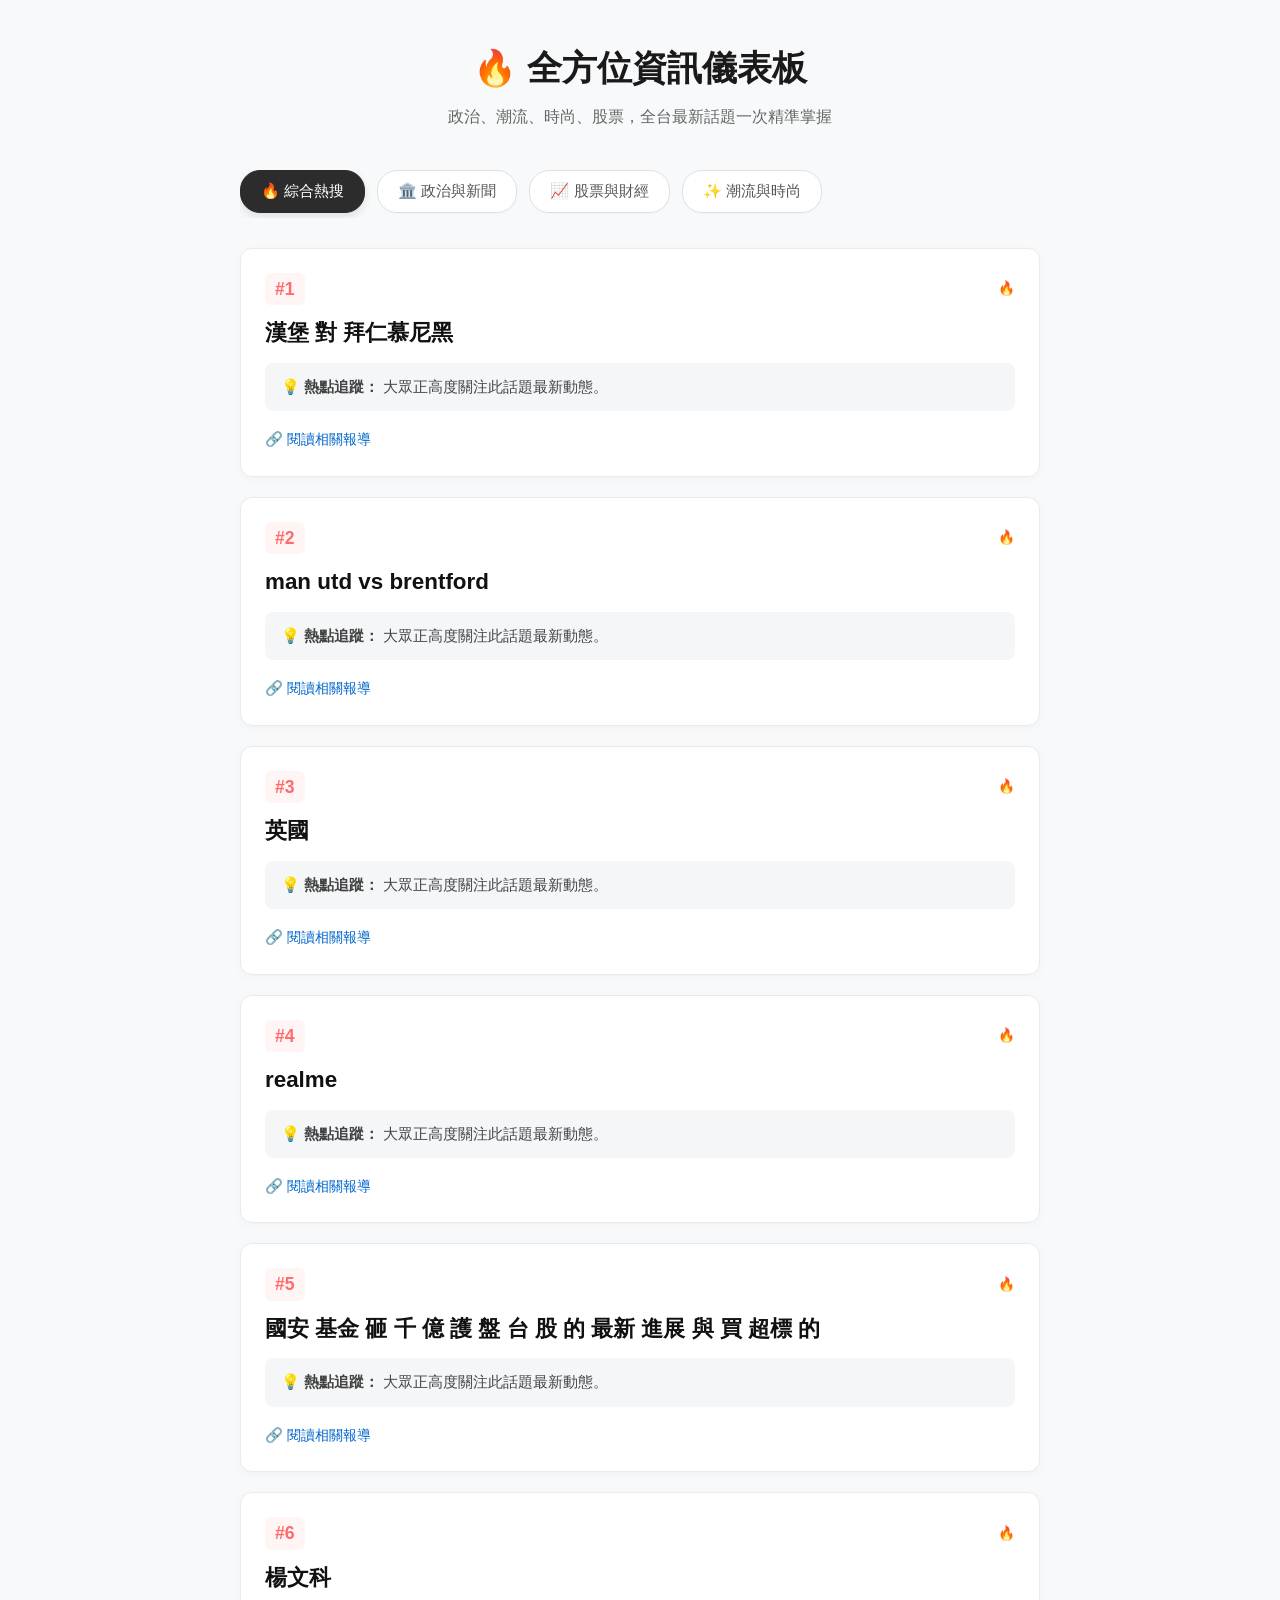
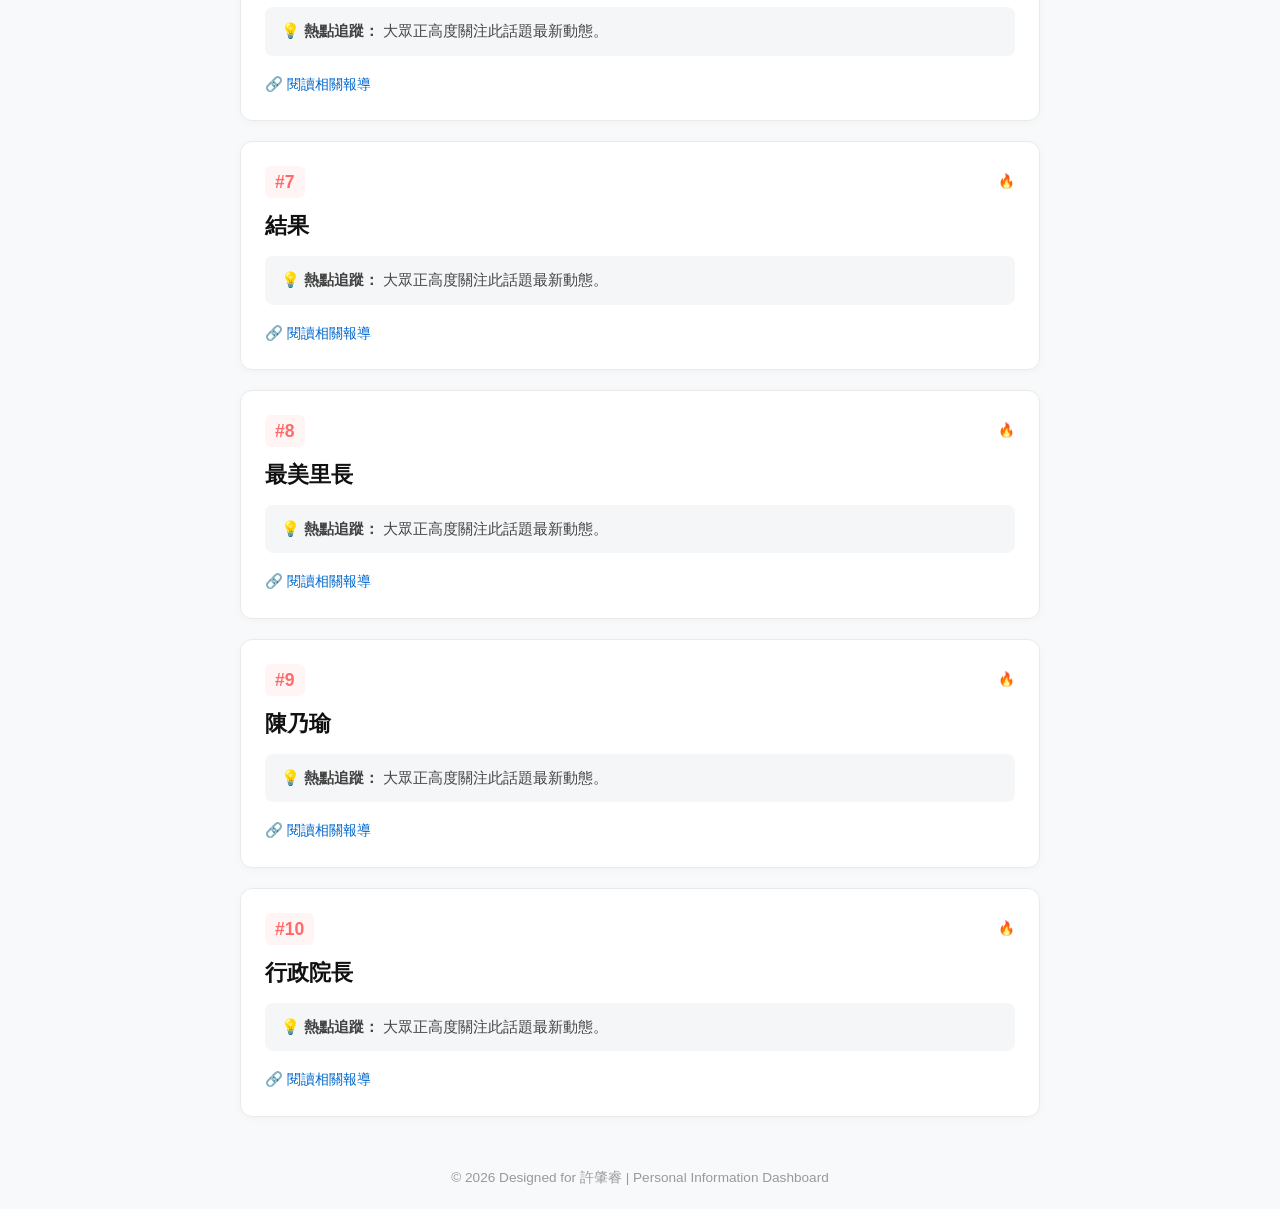
<file: index.html>
<!DOCTYPE html>
<html lang="zh-Hant">
<head>
    <meta charset="UTF-8">
    <meta name="viewport" content="width=device-width, initial-scale=1.0">
    <title>我的全方位資訊儀表板</title>
    <link rel="stylesheet" href="style.css?v=2026">
</head>
<body>

    <header class="header">
        <h1>🔥 全方位資訊儀表板</h1>
        <p>政治、潮流、時尚、股票，全台最新話題一次精準掌握</p>
    </header>

    <main class="container">
        
        <!-- 導覽標籤 (Tabs) -->
        <div class="tabs">
            <button class="tab-btn active" onclick="showTab('tab-trends', this)">🔥 綜合熱搜</button>
            <button class="tab-btn" onclick="showTab('tab-politics', this)">🏛️ 政治與新聞</button>
            <button class="tab-btn" onclick="showTab('tab-finance', this)">📈 股票與財經</button>
            <button class="tab-btn" onclick="showTab('tab-fashion', this)">✨ 潮流與時尚</button>
        </div>

        <!-- 各分類內容區塊 -->
        <div id="tab-trends" class="tab-content active">
            <div class="trends-grid">
        <div class="trend-card">
            <div class="card-header">
                <span class="rank">#1</span>
                <span class="traffic">🔥 </span>
            </div>
            <h2>漢堡 對 拜仁慕尼黑</h2>
            <p class="ai-summary">💡 <strong>熱點追蹤：</strong> 大眾正高度關注此話題最新動態。</p>
            <div class="news-links"><a href="#" target="_blank">🔗 閱讀相關報導</a></div>
        </div>
        
        <div class="trend-card">
            <div class="card-header">
                <span class="rank">#2</span>
                <span class="traffic">🔥 </span>
            </div>
            <h2>man utd vs brentford</h2>
            <p class="ai-summary">💡 <strong>熱點追蹤：</strong> 大眾正高度關注此話題最新動態。</p>
            <div class="news-links"><a href="#" target="_blank">🔗 閱讀相關報導</a></div>
        </div>
        
        <div class="trend-card">
            <div class="card-header">
                <span class="rank">#3</span>
                <span class="traffic">🔥 </span>
            </div>
            <h2>英國</h2>
            <p class="ai-summary">💡 <strong>熱點追蹤：</strong> 大眾正高度關注此話題最新動態。</p>
            <div class="news-links"><a href="#" target="_blank">🔗 閱讀相關報導</a></div>
        </div>
        
        <div class="trend-card">
            <div class="card-header">
                <span class="rank">#4</span>
                <span class="traffic">🔥 </span>
            </div>
            <h2>realme</h2>
            <p class="ai-summary">💡 <strong>熱點追蹤：</strong> 大眾正高度關注此話題最新動態。</p>
            <div class="news-links"><a href="#" target="_blank">🔗 閱讀相關報導</a></div>
        </div>
        
        <div class="trend-card">
            <div class="card-header">
                <span class="rank">#5</span>
                <span class="traffic">🔥 </span>
            </div>
            <h2>國安 基金 砸 千 億 護 盤 台 股 的 最新 進展 與 買 超標 的</h2>
            <p class="ai-summary">💡 <strong>熱點追蹤：</strong> 大眾正高度關注此話題最新動態。</p>
            <div class="news-links"><a href="#" target="_blank">🔗 閱讀相關報導</a></div>
        </div>
        
        <div class="trend-card">
            <div class="card-header">
                <span class="rank">#6</span>
                <span class="traffic">🔥 </span>
            </div>
            <h2>楊文科</h2>
            <p class="ai-summary">💡 <strong>熱點追蹤：</strong> 大眾正高度關注此話題最新動態。</p>
            <div class="news-links"><a href="#" target="_blank">🔗 閱讀相關報導</a></div>
        </div>
        
        <div class="trend-card">
            <div class="card-header">
                <span class="rank">#7</span>
                <span class="traffic">🔥 </span>
            </div>
            <h2>結果</h2>
            <p class="ai-summary">💡 <strong>熱點追蹤：</strong> 大眾正高度關注此話題最新動態。</p>
            <div class="news-links"><a href="#" target="_blank">🔗 閱讀相關報導</a></div>
        </div>
        
        <div class="trend-card">
            <div class="card-header">
                <span class="rank">#8</span>
                <span class="traffic">🔥 </span>
            </div>
            <h2>最美里長</h2>
            <p class="ai-summary">💡 <strong>熱點追蹤：</strong> 大眾正高度關注此話題最新動態。</p>
            <div class="news-links"><a href="#" target="_blank">🔗 閱讀相關報導</a></div>
        </div>
        
        <div class="trend-card">
            <div class="card-header">
                <span class="rank">#9</span>
                <span class="traffic">🔥 </span>
            </div>
            <h2>陳乃瑜</h2>
            <p class="ai-summary">💡 <strong>熱點追蹤：</strong> 大眾正高度關注此話題最新動態。</p>
            <div class="news-links"><a href="#" target="_blank">🔗 閱讀相關報導</a></div>
        </div>
        
        <div class="trend-card">
            <div class="card-header">
                <span class="rank">#10</span>
                <span class="traffic">🔥 </span>
            </div>
            <h2>行政院長</h2>
            <p class="ai-summary">💡 <strong>熱點追蹤：</strong> 大眾正高度關注此話題最新動態。</p>
            <div class="news-links"><a href="#" target="_blank">🔗 閱讀相關報導</a></div>
        </div>
        </div>
        </div>
        
        <div id="tab-politics" class="tab-content">
            <div class="trends-grid">
        <div class="trend-card">
            <div class="card-header">
                <span class="rank">#1</span>
                <span class="traffic">📰 Storm.mg</span>
            </div>
            <h2 style="font-size: 1.25rem; margin-bottom: 15px; color: #222;">快訊》新北翻盤了？蘇巧慧票數首度領先 激戰李四川「最新差距曝光」 | 蔣季容 | 新聞</h2>
            <div class="news-links"><a href="https://news.google.com/rss/articles/CBMiTkFVX3lxTFBObE1lcm9ZckJ5aDdJeXJHS1hjZGxWZElCVjhna2NDVlBobTc2U1lKcEdvcHNqZjdjdXg3MEhHazhqX01WTnpuai12d19LZw?oc=5" target="_blank">🔗 閱讀完整內容</a></div>
        </div>
        
        <div class="trend-card">
            <div class="card-header">
                <span class="rank">#2</span>
                <span class="traffic">📰 Yahoo新聞</span>
            </div>
            <h2 style="font-size: 1.25rem; margin-bottom: 15px; color: #222;">明「最凍恐探14度」再回溫 最快變天時間出爐</h2>
            <div class="news-links"><a href="https://news.google.com/rss/articles/[base64]?oc=5" target="_blank">🔗 閱讀完整內容</a></div>
        </div>
        
        <div class="trend-card">
            <div class="card-header">
                <span class="rank">#3</span>
                <span class="traffic">📰 UDN</span>
            </div>
            <h2 style="font-size: 1.25rem; margin-bottom: 15px; color: #222;">大選快評／謝國樑挺過罷免再戰勝連任藍白有成 童子瑋猛打中央牌失效</h2>
            <div class="news-links"><a href="https://news.google.com/rss/articles/[base64]?oc=5" target="_blank">🔗 閱讀完整內容</a></div>
        </div>
        
        <div class="trend-card">
            <div class="card-header">
                <span class="rank">#4</span>
                <span class="traffic">📰 UDN</span>
            </div>
            <h2 style="font-size: 1.25rem; margin-bottom: 15px; color: #222;">2026南投縣長開票結果／許淑華突破9萬票自行宣布當選賴總統輪番助攻仍難翻盤| 2026九合一選舉</h2>
            <div class="news-links"><a href="https://news.google.com/rss/articles/CBMiWEFVX3lxTE9uTlZvNTQzM09IU3NoVmVZVTk2eDd4RUhka2hTTm5uUjBJMk1mREZFaGd2czB4VEVSTWJqXzNGNDM2UW5iTUhOOFBkTFhVNUZxV1NubG5NVk0?oc=5" target="_blank">🔗 閱讀完整內容</a></div>
        </div>
        
        <div class="trend-card">
            <div class="card-header">
                <span class="rank">#5</span>
                <span class="traffic">📰 三立新聞</span>
            </div>
            <h2 style="font-size: 1.25rem; margin-bottom: 15px; color: #222;">不斷更新／桃園市長激戰！張善政一路衝破40萬票　領先黃世杰8萬票</h2>
            <div class="news-links"><a href="https://news.google.com/rss/articles/[base64]?oc=5" target="_blank">🔗 閱讀完整內容</a></div>
        </div>
        
        <div class="trend-card">
            <div class="card-header">
                <span class="rank">#6</span>
                <span class="traffic">📰 自由時報</span>
            </div>
            <h2 style="font-size: 1.25rem; margin-bottom: 15px; color: #222;">台灣選舉引國際關注！路透：中國持續軍事施壓 官媒猛轟沈伯洋</h2>
            <div class="news-links"><a href="https://news.google.com/rss/articles/[base64]?oc=5" target="_blank">🔗 閱讀完整內容</a></div>
        </div>
        
        <div class="trend-card">
            <div class="card-header">
                <span class="rank">#7</span>
                <span class="traffic">📰 UDN</span>
            </div>
            <h2 style="font-size: 1.25rem; margin-bottom: 15px; color: #222;">2026嘉義市長當選結果／落淚發表當選感言…王美惠嘆沒有太多資源 將為嘉義打拚</h2>
            <div class="news-links"><a href="https://news.google.com/rss/articles/[base64]?oc=5" target="_blank">🔗 閱讀完整內容</a></div>
        </div>
        
        <div class="trend-card">
            <div class="card-header">
                <span class="rank">#8</span>
                <span class="traffic">📰 Storm.mg</span>
            </div>
            <h2 style="font-size: 1.25rem; margin-bottom: 15px; color: #222;">不斷更新》高雄市長開票拉鋸！賴瑞隆暫時領先柯志恩 各台報票一次看 | 蕭宥宸 | 新聞</h2>
            <div class="news-links"><a href="https://news.google.com/rss/articles/CBMiTkFVX3lxTE5TV2s2Q2k4UUIxSk10S2w2c0hEV3dDb0IybnZjZVN6TzFYaE5uLS1uQTRIcGdtYTkyWGxPNzdUWG9XSlZfYnJXd2FOSjJaUQ?oc=5" target="_blank">🔗 閱讀完整內容</a></div>
        </div>
        
        <div class="trend-card">
            <div class="card-header">
                <span class="rank">#9</span>
                <span class="traffic">📰 Yahoo新聞</span>
            </div>
            <h2 style="font-size: 1.25rem; margin-bottom: 15px; color: #222;">快訊／鄭麗文沒請辭！怪司法害3縣市敗選</h2>
            <div class="news-links"><a href="https://news.google.com/rss/articles/[base64]?oc=5" target="_blank">🔗 閱讀完整內容</a></div>
        </div>
        
        <div class="trend-card">
            <div class="card-header">
                <span class="rank">#10</span>
                <span class="traffic">📰 NOWnews今日新聞</span>
            </div>
            <h2 style="font-size: 1.25rem; margin-bottom: 15px; color: #222;">台北市議員當選名單出爐！北投士林激戰區　最新開票結果（更新）</h2>
            <div class="news-links"><a href="https://news.google.com/rss/articles/[base64]?oc=5" target="_blank">🔗 閱讀完整內容</a></div>
        </div>
        
        <div class="trend-card">
            <div class="card-header">
                <span class="rank">#11</span>
                <span class="traffic">📰 Newtalk新聞</span>
            </div>
            <h2 style="font-size: 1.25rem; margin-bottom: 15px; color: #222;">新北市議員開票》各選區開票過半 民進黨上看30席、較上屆增2席</h2>
            <div class="news-links"><a href="https://news.google.com/rss/articles/CBMiW0FVX3lxTFA1eUgxeGtJNHotYzJNUHBaaEtqbHQ0UDdfdld4dWM1SkN5Nk15NVVhRDlKa2hndkN5Z3QtNzZVRGpRNW4teFRqMTZTUDYwNHlWdGtrbWV6WENPb3c?oc=5" target="_blank">🔗 閱讀完整內容</a></div>
        </div>
        
        <div class="trend-card">
            <div class="card-header">
                <span class="rank">#12</span>
                <span class="traffic">📰 Storm.mg</span>
            </div>
            <h2 style="font-size: 1.25rem; margin-bottom: 15px; color: #222;">秦慧珠幾乎篤定落馬台北市議員！只差500票擠不進當選名單 敗給國民黨的「他」 | 張大任 | 新聞</h2>
            <div class="news-links"><a href="https://news.google.com/rss/articles/CBMiTkFVX3lxTE5pekVWdzZONGlndW5rRFFuRG52NWJDUkF3WjlzZDVxc05oUnBrdm5HclpyQ3o5bVo2V3Y2d0dYR3hYSTNJT2ZPNGEzX2l4dw?oc=5" target="_blank">🔗 閱讀完整內容</a></div>
        </div>
        
        <div class="trend-card">
            <div class="card-header">
                <span class="rank">#13</span>
                <span class="traffic">📰 三立新聞</span>
            </div>
            <h2 style="font-size: 1.25rem; margin-bottom: 15px; color: #222;">不斷更新／宜蘭縣民進黨林國漳破9萬票　預計8時發表談話</h2>
            <div class="news-links"><a href="https://news.google.com/rss/articles/[base64]?oc=5" target="_blank">🔗 閱讀完整內容</a></div>
        </div>
        
        <div class="trend-card">
            <div class="card-header">
                <span class="rank">#14</span>
                <span class="traffic">📰 UDN</span>
            </div>
            <h2 style="font-size: 1.25rem; margin-bottom: 15px; color: #222;">2026新竹市長當選結果／已拿下8萬多票！高虹安成功連任 自行宣布當選</h2>
            <div class="news-links"><a href="https://news.google.com/rss/articles/[base64]?oc=5" target="_blank">🔗 閱讀完整內容</a></div>
        </div>
        
        <div class="trend-card">
            <div class="card-header">
                <span class="rank">#15</span>
                <span class="traffic">📰 Yahoo新聞</span>
            </div>
            <h2 style="font-size: 1.25rem; margin-bottom: 15px; color: #222;">廢除非核家園公投案 同意票跨過1/4門檻</h2>
            <div class="news-links"><a href="https://news.google.com/rss/articles/[base64]?oc=5" target="_blank">🔗 閱讀完整內容</a></div>
        </div>
        
        <div class="trend-card">
            <div class="card-header">
                <span class="rank">#16</span>
                <span class="traffic">📰 Yahoo新聞</span>
            </div>
            <h2 style="font-size: 1.25rem; margin-bottom: 15px; color: #222;">謝龍介自行宣布敗選 連續兩屆無緣台南市長寶座</h2>
            <div class="news-links"><a href="https://news.google.com/rss/articles/[base64]?oc=5" target="_blank">🔗 閱讀完整內容</a></div>
        </div>
        
        <div class="trend-card">
            <div class="card-header">
                <span class="rank">#17</span>
                <span class="traffic">📰 UDN</span>
            </div>
            <h2 style="font-size: 1.25rem; margin-bottom: 15px; color: #222;">高雄市民抱怨選務人員不給公投票市選委會：確認有投票意願才補發| 2026九合一選舉</h2>
            <div class="news-links"><a href="https://news.google.com/rss/articles/CBMiWEFVX3lxTE9RTTFiRXpiUDdSWVlhb0Jpa2otV2EtWHhNMW45YndfSk9sQkRxSVVQMXZKV0dweExnelFsSDlMcldkdkxGR29aQTd4S24yTHROS3I4NUVHVEE?oc=5" target="_blank">🔗 閱讀完整內容</a></div>
        </div>
        
        <div class="trend-card">
            <div class="card-header">
                <span class="rank">#18</span>
                <span class="traffic">📰 Yahoo新聞</span>
            </div>
            <h2 style="font-size: 1.25rem; margin-bottom: 15px; color: #222;">民進黨連江縣戰果 3位候選人、2位順利當選</h2>
            <div class="news-links"><a href="https://news.google.com/rss/articles/[base64]?oc=5" target="_blank">🔗 閱讀完整內容</a></div>
        </div>
        
        <div class="trend-card">
            <div class="card-header">
                <span class="rank">#19</span>
                <span class="traffic">📰 中央社 CNA</span>
            </div>
            <h2 style="font-size: 1.25rem; margin-bottom: 15px; color: #222;">桃園市議員選舉王妃天崩開局穿越整頓霸凌者佀廣洋自行宣布當選| 政治</h2>
            <div class="news-links"><a href="https://news.google.com/rss/articles/CBMiX0FVX3lxTFBVV3dxWHk4UDNKR0JpeHkzdC03UWs0RWZRRzFhQWYwOGlXc204dTJ6bVNwYTNrYlZfRE8xamlOWFFtZ3pQOTA5MFo3MlJzQkV2OGM3OTh2WmZ5SHFUcVlV?oc=5" target="_blank">🔗 閱讀完整內容</a></div>
        </div>
        
        <div class="trend-card">
            <div class="card-header">
                <span class="rank">#20</span>
                <span class="traffic">📰 Newtalk新聞</span>
            </div>
            <h2 style="font-size: 1.25rem; margin-bottom: 15px; color: #222;">不斷更新》雲林縣長開票最速報 劉建國16萬9913票Vs.張嘉郡17萬0451票</h2>
            <div class="news-links"><a href="https://news.google.com/rss/articles/CBMiW0FVX3lxTE1EaEVqckxXei1VQWxOSEVyZUIxNDM4Qmc0dlNZRWZkck93YjRycFJBWTk0d0RHS0FJLWNYcHJsZFJyLURBMHBzZFpDMy1RaEZpOS1TdlFhc2FBcVE?oc=5" target="_blank">🔗 閱讀完整內容</a></div>
        </div>
        </div>
        </div>
        
        <div id="tab-finance" class="tab-content">
            <div class="trends-grid">
        <div class="trend-card">
            <div class="card-header">
                <span class="rank">#1</span>
                <span class="traffic">💰 自由財經</span>
            </div>
            <h2 style="font-size: 1.25rem; margin-bottom: 15px; color: #222;">美股收盤》科技股回神！道瓊漲591點 台積電ADR升逾3％</h2>
            <div class="news-links"><a href="https://news.google.com/rss/articles/[base64]?oc=5" target="_blank">🔗 閱讀完整內容</a></div>
        </div>
        
        <div class="trend-card">
            <div class="card-header">
                <span class="rank">#2</span>
                <span class="traffic">💰 Yahoo股市</span>
            </div>
            <h2 style="font-size: 1.25rem; margin-bottom: 15px; color: #222;">外資狂賣3.49兆、國安基金砸千億護盤！謝金河斷言台股選後走向 曝「這大咖」喊買進</h2>
            <div class="news-links"><a href="https://news.google.com/rss/articles/[base64]?oc=5" target="_blank">🔗 閱讀完整內容</a></div>
        </div>
        
        <div class="trend-card">
            <div class="card-header">
                <span class="rank">#3</span>
                <span class="traffic">💰 纽约时报中文网</span>
            </div>
            <h2 style="font-size: 1.25rem; margin-bottom: 15px; color: #222;">川普新關稅再將矛頭指向北京，旨在削弱中國供應鏈優勢- 紐約時報中文網</h2>
            <div class="news-links"><a href="https://news.google.com/rss/articles/CBMid0FVX3lxTE9EQ0k2YmMzMGNWQk9NSGNZRUczbng3VE9IQ1AtbE9OdTZvYXk4bHBRSFYySXZrZHZ0N25iWk9CLU9ETkcwdTgxNDZkZlAwMmF3Rng4TXh4Qm1iX0FuS1ZiSlR1QXBrOE9JREs0R1pxYV92aEFpTUJz?oc=5" target="_blank">🔗 閱讀完整內容</a></div>
        </div>
        
        <div class="trend-card">
            <div class="card-header">
                <span class="rank">#4</span>
                <span class="traffic">💰 UDN</span>
            </div>
            <h2 style="font-size: 1.25rem; margin-bottom: 15px; color: #222;">力挺到底！川普：黃仁勳沒問題 他不是美國安全威脅</h2>
            <div class="news-links"><a href="https://news.google.com/rss/articles/[base64]?oc=5" target="_blank">🔗 閱讀完整內容</a></div>
        </div>
        
        <div class="trend-card">
            <div class="card-header">
                <span class="rank">#5</span>
                <span class="traffic">💰 自由財經</span>
            </div>
            <h2 style="font-size: 1.25rem; margin-bottom: 15px; color: #222;">股民注意！24檔注意股名單一次看 股王也被盯上</h2>
            <div class="news-links"><a href="https://news.google.com/rss/articles/[base64]?oc=5" target="_blank">🔗 閱讀完整內容</a></div>
        </div>
        
        <div class="trend-card">
            <div class="card-header">
                <span class="rank">#6</span>
                <span class="traffic">💰 自由財經</span>
            </div>
            <h2 style="font-size: 1.25rem; margin-bottom: 15px; color: #222;">外傳美光關廠！張善政拿出美光高層簡訊 破除不實傳聞</h2>
            <div class="news-links"><a href="https://news.google.com/rss/articles/[base64]?oc=5" target="_blank">🔗 閱讀完整內容</a></div>
        </div>
        
        <div class="trend-card">
            <div class="card-header">
                <span class="rank">#7</span>
                <span class="traffic">💰 Yahoo股市</span>
            </div>
            <h2 style="font-size: 1.25rem; margin-bottom: 15px; color: #222;">別再追價記憶體了！研調示警「27Q2恐迎全面跌價」 阮慕驊看法曝光：美國1舉動帶動SSD砍單</h2>
            <div class="news-links"><a href="https://news.google.com/rss/articles/[base64]?oc=5" target="_blank">🔗 閱讀完整內容</a></div>
        </div>
        
        <div class="trend-card">
            <div class="card-header">
                <span class="rank">#8</span>
                <span class="traffic">💰 鉅亨網</span>
            </div>
            <h2 style="font-size: 1.25rem; margin-bottom: 15px; color: #222;">《彭博》輝達高階晶片現蹤上海！黃樂關係企業涉入、Blackwell設備成銀行抵押品</h2>
            <div class="news-links"><a href="https://news.google.com/rss/articles/CBMiT0FVX3lxTE9FTUx5RDdScTdMX2M1N19ubjlCUjJhbS10eDhQS3dzbndFbExtVkt0TEg5RDRya09HalBSRnNlZ2pKdVlWMjV2NUpkQ05MTU0?oc=5" target="_blank">🔗 閱讀完整內容</a></div>
        </div>
        
        <div class="trend-card">
            <div class="card-header">
                <span class="rank">#9</span>
                <span class="traffic">💰 工商時報</span>
            </div>
            <h2 style="font-size: 1.25rem; margin-bottom: 15px; color: #222;">台股現在是「甜甜價」？多頭總司令張錫開示：台積電2年後拚5,000元、聯發科估值曝光- 證券</h2>
            <div class="news-links"><a href="https://news.google.com/rss/articles/CBMiX0FVX3lxTFA5U3ZicFJ1WUlhUU14YmlzcmctbFNkNXNEWk54b05MNWM0UjFmMmlJNm1jeFY1dFI0eU1PLWY3bTliNnlXUE01NGZmX1pFOF9FcmtjRnIyUmtvdGg2R0lN?oc=5" target="_blank">🔗 閱讀完整內容</a></div>
        </div>
        
        <div class="trend-card">
            <div class="card-header">
                <span class="rank">#10</span>
                <span class="traffic">💰 UDN</span>
            </div>
            <h2 style="font-size: 1.25rem; margin-bottom: 15px; color: #222;">美畫新紅線算力不准租給陸企！輝達晶片管制升級衝擊台鏈| 股市要聞| 股市</h2>
            <div class="news-links"><a href="https://news.google.com/rss/articles/CBMiUEFVX3lxTFB0MGhDYmlCdjUtQjQ2bTgtanhNTy1TZG1RZHhfTEhhRFZ2alBiREhvTWFzVUtENV9oa0Y4eTA5UmdSOVNKVGkyQWVralZ6NWRf?oc=5" target="_blank">🔗 閱讀完整內容</a></div>
        </div>
        
        <div class="trend-card">
            <div class="card-header">
                <span class="rank">#11</span>
                <span class="traffic">💰 Yahoo股市</span>
            </div>
            <h2 style="font-size: 1.25rem; margin-bottom: 15px; color: #222;">台股上揚檔不住國家隊大刀！「小台積電」遭放血捲走2.2億元 轉身猛砍正2教「這檔」1.5萬張</h2>
            <div class="news-links"><a href="https://news.google.com/rss/articles/[base64]?oc=5" target="_blank">🔗 閱讀完整內容</a></div>
        </div>
        
        <div class="trend-card">
            <div class="card-header">
                <span class="rank">#12</span>
                <span class="traffic">💰 firstbank.com.tw</span>
            </div>
            <h2 style="font-size: 1.25rem; margin-bottom: 15px; color: #222;">自115年11月27日起，Android行動裝置之iLEO APP及第e行動非約定轉帳及無卡提款交易，將全面須採「生物辨識」進行交易，以守護您的交易安全！ - 最新消息 | 第一銀行</h2>
            <div class="news-links"><a href="https://news.google.com/rss/articles/CBMickFVX3lxTFAyTk9rd0l4UDdYU01RZWRKT3QwVFFYTWc2U0h5WDNQcEtkQmpfNzlWbS1RTTVydlZfTHZjOEZKR0lRWTdxOTZvS01wRFBLNXFKY0dHejhmXzFETi1lQzdnNGhJNl9kaTVlM2d2MjNfRGo3UQ?oc=5" target="_blank">🔗 閱讀完整內容</a></div>
        </div>
        
        <div class="trend-card">
            <div class="card-header">
                <span class="rank">#13</span>
                <span class="traffic">💰 Business Insider Taiwan</span>
            </div>
            <h2 style="font-size: 1.25rem; margin-bottom: 15px; color: #222;">第一金前三季賺 262 億元創同期新高！股利配發目標六成以上</h2>
            <div class="news-links"><a href="https://news.google.com/rss/articles/CBMiV0FVX3lxTE1MUUxVdmptWGJtVEcxLXc4emh6d2JPS2dxZDdyUkdfYTZRYXgyeFNSZ0dSVjVuNHI3U2NVVFZua0haeGdhdU1YYi1GRWV6RG1CbnhFTDV2RQ?oc=5" target="_blank">🔗 閱讀完整內容</a></div>
        </div>
        
        <div class="trend-card">
            <div class="card-header">
                <span class="rank">#14</span>
                <span class="traffic">💰 Yahoo新聞</span>
            </div>
            <h2 style="font-size: 1.25rem; margin-bottom: 15px; color: #222;">國安基金狂敲台積…台股尾盤翻紅 樂觀派法人預期下周重返40K</h2>
            <div class="news-links"><a href="https://news.google.com/rss/articles/[base64]?oc=5" target="_blank">🔗 閱讀完整內容</a></div>
        </div>
        
        <div class="trend-card">
            <div class="card-header">
                <span class="rank">#15</span>
                <span class="traffic">💰 自由財經</span>
            </div>
            <h2 style="font-size: 1.25rem; margin-bottom: 15px; color: #222;">黃金重返5000美元不是夢？低點大反攻後 專家曝下一步目標價</h2>
            <div class="news-links"><a href="https://news.google.com/rss/articles/[base64]?oc=5" target="_blank">🔗 閱讀完整內容</a></div>
        </div>
        
        <div class="trend-card">
            <div class="card-header">
                <span class="rank">#16</span>
                <span class="traffic">💰 MoneyDJ</span>
            </div>
            <h2 style="font-size: 1.25rem; margin-bottom: 15px; color: #222;">排除漲價因素，研華明年營收仍看增逾兩成- 新聞</h2>
            <div class="news-links"><a href="https://news.google.com/rss/articles/[base64]?oc=5" target="_blank">🔗 閱讀完整內容</a></div>
        </div>
        
        <div class="trend-card">
            <div class="card-header">
                <span class="rank">#17</span>
                <span class="traffic">💰 自由財經</span>
            </div>
            <h2 style="font-size: 1.25rem; margin-bottom: 15px; color: #222;">歐洲大國出事了！法國主權信評展望遭降至「負面」 原因曝光</h2>
            <div class="news-links"><a href="https://news.google.com/rss/articles/[base64]?oc=5" target="_blank">🔗 閱讀完整內容</a></div>
        </div>
        
        <div class="trend-card">
            <div class="card-header">
                <span class="rank">#18</span>
                <span class="traffic">💰 鉅亨網</span>
            </div>
            <h2 style="font-size: 1.25rem; margin-bottom: 15px; color: #222;">前高盛策略師警告：風險資產將全面崩跌 逼得Fed 12月放棄升息</h2>
            <div class="news-links"><a href="https://news.google.com/rss/articles/CBMiT0FVX3lxTE1NMkJCUkc1VEFQcWpJZEc2djNSVXlUNkdDd0h3OVNzT2w3NFVPaW0xYnptUjdBUGtxdFFIMkd2RERTQUVVeTI0MnBYSHNqSFE?oc=5" target="_blank">🔗 閱讀完整內容</a></div>
        </div>
        
        <div class="trend-card">
            <div class="card-header">
                <span class="rank">#19</span>
                <span class="traffic">💰 MoneyDJ</span>
            </div>
            <h2 style="font-size: 1.25rem; margin-bottom: 15px; color: #222;">《美股》美國股市週四因適逢感恩節休市一天- 新聞</h2>
            <div class="news-links"><a href="https://news.google.com/rss/articles/[base64]?oc=5" target="_blank">🔗 閱讀完整內容</a></div>
        </div>
        
        <div class="trend-card">
            <div class="card-header">
                <span class="rank">#20</span>
                <span class="traffic">💰 Yahoo股市</span>
            </div>
            <h2 style="font-size: 1.25rem; margin-bottom: 15px; color: #222;">台股才反彈又震盪！施昇輝突喊「別期待5萬點」 點名2檔ETF：買夠多就無感</h2>
            <div class="news-links"><a href="https://news.google.com/rss/articles/[base64]?oc=5" target="_blank">🔗 閱讀完整內容</a></div>
        </div>
        </div>
        </div>
        
        <div id="tab-fashion" class="tab-content">
            <div class="trends-grid">
        <div class="trend-card">
            <div class="card-header">
                <span class="rank">#1</span>
                <span class="traffic">👗 Marie Claire 美麗佳人</span>
            </div>
            <h2 style="font-size: 1.25rem; margin-bottom: 15px; color: #222;">11/28演唱會有哪些？五月天阿信合體F3登大巨蛋，MAMAMOO等7組韓星同日登場</h2>
            <div class="news-links"><a href="https://news.google.com/rss/articles/CBMiZ0FVX3lxTFBDSlpGSmlhdEIzSXByOS1oY2dWY2U0d1ZqZjM5TXgxNWF1eWdrZnNlbUZqWkFSWUN1eDFLeGlFRHA1bHNaV1NZRVF2NUNhdTRNOGl4LXl2VEw5cUlmb190Qmk3NVktRmc?oc=5" target="_blank">🔗 閱讀完整內容</a></div>
        </div>
        
        <div class="trend-card">
            <div class="card-header">
                <span class="rank">#2</span>
                <span class="traffic">👗 Yahoo新聞</span>
            </div>
            <h2 style="font-size: 1.25rem; margin-bottom: 15px; color: #222;">傳奇女星「美人魚」陳惠珠辭世！享耆壽92歲 昔承諾返台未能兌現</h2>
            <div class="news-links"><a href="https://news.google.com/rss/articles/[base64]?oc=5" target="_blank">🔗 閱讀完整內容</a></div>
        </div>
        
        <div class="trend-card">
            <div class="card-header">
                <span class="rank">#3</span>
                <span class="traffic">👗 GNN 新聞網</span>
            </div>
            <h2 style="font-size: 1.25rem; margin-bottom: 15px; color: #222;">歌手 LiSA 與聲優鈴木達央宣布離婚 結束近 7 年夫妻關係</h2>
            <div class="news-links"><a href="https://news.google.com/rss/articles/CBMiWEFVX3lxTE1lejhUQTBEdjRWal8xVVBYdnBHUVJBc205QS1zSnlNX0lQWGIyQ1ZINXlwVU12SExMRE1ESXZ6SVk3a0lXOTNvdjFlWEdicGtTRGlod0g4VWY?oc=5" target="_blank">🔗 閱讀完整內容</a></div>
        </div>
        
        <div class="trend-card">
            <div class="card-header">
                <span class="rank">#4</span>
                <span class="traffic">👗 Yahoo新聞</span>
            </div>
            <h2 style="font-size: 1.25rem; margin-bottom: 15px; color: #222;">黃鴻升43歲冥誕！妹妹曬生前影片 他崩潰喊「你手很臭」引粉絲鼻酸</h2>
            <div class="news-links"><a href="https://news.google.com/rss/articles/[base64]?oc=5" target="_blank">🔗 閱讀完整內容</a></div>
        </div>
        
        <div class="trend-card">
            <div class="card-header">
                <span class="rank">#5</span>
                <span class="traffic">👗 娛樂星聞</span>
            </div>
            <h2 style="font-size: 1.25rem; margin-bottom: 15px; color: #222;">演藝圈震撼彈！女星驚傳陳屍公寓　摯友悲痛證實痛哭：太殘忍了</h2>
            <div class="news-links"><a href="https://news.google.com/rss/articles/[base64]?oc=5" target="_blank">🔗 閱讀完整內容</a></div>
        </div>
        
        <div class="trend-card">
            <div class="card-header">
                <span class="rank">#6</span>
                <span class="traffic">👗 UDN</span>
            </div>
            <h2 style="font-size: 1.25rem; margin-bottom: 15px; color: #222;">陸網友連年翻牆追直播 嘆金雞難比金馬：再10年也好不起來</h2>
            <div class="news-links"><a href="https://news.google.com/rss/articles/[base64]?oc=5" target="_blank">🔗 閱讀完整內容</a></div>
        </div>
        
        <div class="trend-card">
            <div class="card-header">
                <span class="rank">#7</span>
                <span class="traffic">👗 ETtoday星光雲| ETtoday新聞雲</span>
            </div>
            <h2 style="font-size: 1.25rem; margin-bottom: 15px; color: #222;">離婚4次訂婚6次！珍妮佛羅培茲曬7巨鑽婚戒集合照　預告：很快再添新收藏</h2>
            <div class="news-links"><a href="https://news.google.com/rss/articles/[base64]?oc=5" target="_blank">🔗 閱讀完整內容</a></div>
        </div>
        
        <div class="trend-card">
            <div class="card-header">
                <span class="rank">#8</span>
                <span class="traffic">👗 Yahoo新聞</span>
            </div>
            <h2 style="font-size: 1.25rem; margin-bottom: 15px; color: #222;">陳建州心肌梗塞撿回一命！王力宏曾親手拿尿壺探病 2個月後合體現況曝光</h2>
            <div class="news-links"><a href="https://news.google.com/rss/articles/[base64]?oc=5" target="_blank">🔗 閱讀完整內容</a></div>
        </div>
        
        <div class="trend-card">
            <div class="card-header">
                <span class="rank">#9</span>
                <span class="traffic">👗 ETtoday星光雲| ETtoday新聞雲</span>
            </div>
            <h2 style="font-size: 1.25rem; margin-bottom: 15px; color: #222;">趙露思低胸禮服遭疑「沒貼胸貼」陷走光！人妻網紅急刪片還原真相</h2>
            <div class="news-links"><a href="https://news.google.com/rss/articles/[base64]?oc=5" target="_blank">🔗 閱讀完整內容</a></div>
        </div>
        
        <div class="trend-card">
            <div class="card-header">
                <span class="rank">#10</span>
                <span class="traffic">👗 Yahoo新聞</span>
            </div>
            <h2 style="font-size: 1.25rem; margin-bottom: 15px; color: #222;">元斌神隱16年沒拍戲卻賺翻 首爾兩處房產暴漲逾8億</h2>
            <div class="news-links"><a href="https://news.google.com/rss/articles/[base64]?oc=5" target="_blank">🔗 閱讀完整內容</a></div>
        </div>
        
        <div class="trend-card">
            <div class="card-header">
                <span class="rank">#11</span>
                <span class="traffic">👗 中時新聞網</span>
            </div>
            <h2 style="font-size: 1.25rem; margin-bottom: 15px; color: #222;">超級電燈泡！加拿大前總裡杜魯道與女友放閃馬克宏插花- 國際</h2>
            <div class="news-links"><a href="https://news.google.com/rss/articles/CBMibkFVX3lxTE9sTWg3cm9Kdk00ZzJnRE10WXhTNS01YllYSlhuTklTUGR6eHMzUWlsMEZfM2wwUkFCdTBuanNqSHdJSVkxRFNpc3ZoMGF6ek9HVm9zMnQ0SVBiRGxlblVZMFVZYU03d0VtbUk4VWNn?oc=5" target="_blank">🔗 閱讀完整內容</a></div>
        </div>
        
        <div class="trend-card">
            <div class="card-header">
                <span class="rank">#12</span>
                <span class="traffic">👗 立報傳媒</span>
            </div>
            <h2 style="font-size: 1.25rem; margin-bottom: 15px; color: #222;">大巨蛋拾光祭串聯東區近60家店　Stray Kids開唱當天推K-pop市集</h2>
            <div class="news-links"><a href="https://news.google.com/rss/articles/[base64]?oc=5" target="_blank">🔗 閱讀完整內容</a></div>
        </div>
        
        <div class="trend-card">
            <div class="card-header">
                <span class="rank">#13</span>
                <span class="traffic">👗 中時新聞網</span>
            </div>
            <h2 style="font-size: 1.25rem; margin-bottom: 15px; color: #222;">床戲「誤觸事件」陰影太大？程予希開擇友條件 一聽李程彬名字秒驚嚇</h2>
            <div class="news-links"><a href="https://news.google.com/rss/articles/CBMibkFVX3lxTE9RbWtwWGxmMS1WQnpXZm9hY1NTUFB6ZmZIS29PaGtyQnFDb2xSeDRwU0xKMC1QN1U4dnFDWGE1RV9MWXI0NWxORlZ1SHRMNWp0MUhsbGJLREFFdjJISkEzZE80c05rY0ZOaG85dnZn?oc=5" target="_blank">🔗 閱讀完整內容</a></div>
        </div>
        
        <div class="trend-card">
            <div class="card-header">
                <span class="rank">#14</span>
                <span class="traffic">👗 Yahoo新聞</span>
            </div>
            <h2 style="font-size: 1.25rem; margin-bottom: 15px; color: #222;">傳奇超模驚傳逝世！享壽87歲 曾被譽「世界最美麗女人」</h2>
            <div class="news-links"><a href="https://news.google.com/rss/articles/[base64]?oc=5" target="_blank">🔗 閱讀完整內容</a></div>
        </div>
        
        <div class="trend-card">
            <div class="card-header">
                <span class="rank">#15</span>
                <span class="traffic">👗 三立新聞</span>
            </div>
            <h2 style="font-size: 1.25rem; margin-bottom: 15px; color: #222;">新婚老公遭起底！蔡瑞雪心碎發聲認了沒念大學、整形　長期服藥抗憂鬱</h2>
            <div class="news-links"><a href="https://news.google.com/rss/articles/[base64]?oc=5" target="_blank">🔗 閱讀完整內容</a></div>
        </div>
        
        <div class="trend-card">
            <div class="card-header">
                <span class="rank">#16</span>
                <span class="traffic">👗 自由娛樂</span>
            </div>
            <h2 style="font-size: 1.25rem; margin-bottom: 15px; color: #222;">富貴羊年！唐碧霞揭「2027生肖財運榜」 前3名旺炸、這生肖遇大耗</h2>
            <div class="news-links"><a href="https://news.google.com/rss/articles/CBMiXEFVX3lxTFBMdS1mUVMyM2pOcG5RX1lGU3k1cmxIRjg4a1pVYzdyUDdBWW1XU2h5M0N0MFBvNTdkaWdCQTlSVy13bzdVbThSb0MzSHFfaktsa2lkcEsta3o0SmFX?oc=5" target="_blank">🔗 閱讀完整內容</a></div>
        </div>
        
        <div class="trend-card">
            <div class="card-header">
                <span class="rank">#17</span>
                <span class="traffic">👗 BEAUTY美人圈</span>
            </div>
            <h2 style="font-size: 1.25rem; margin-bottom: 15px; color: #222;">《兩京十五日》越播越有爭議？網議6大兩極評價：成毅主角光環太誇張、歷史合理性惹議</h2>
            <div class="news-links"><a href="https://news.google.com/rss/articles/[base64]?oc=5" target="_blank">🔗 閱讀完整內容</a></div>
        </div>
        
        <div class="trend-card">
            <div class="card-header">
                <span class="rank">#18</span>
                <span class="traffic">👗 噓！星聞</span>
            </div>
            <h2 style="font-size: 1.25rem; margin-bottom: 15px; color: #222;">金獎歌手蔡家蓁剛慘賠台股200萬！又爆健康亮紅燈「全身發麻、呼吸急促」 急送醫</h2>
            <div class="news-links"><a href="https://news.google.com/rss/articles/[base64]?oc=5" target="_blank">🔗 閱讀完整內容</a></div>
        </div>
        
        <div class="trend-card">
            <div class="card-header">
                <span class="rank">#19</span>
                <span class="traffic">👗 udn 女子漾</span>
            </div>
            <h2 style="font-size: 1.25rem; margin-bottom: 15px; color: #222;">當初不珍惜，如今哭著求復合！9部追妻火葬場陸劇 《許我耀眼》霸總追妻超狼狽、《早春晴朗》井柏然卑微追愛</h2>
            <div class="news-links"><a href="https://news.google.com/rss/articles/[base64]?oc=5" target="_blank">🔗 閱讀完整內容</a></div>
        </div>
        
        <div class="trend-card">
            <div class="card-header">
                <span class="rank">#20</span>
                <span class="traffic">👗 中時新聞網</span>
            </div>
            <h2 style="font-size: 1.25rem; margin-bottom: 15px; color: #222;">蔡依林 PLEASURE 世界巡迴演唱會TAIPEI 2027 COSMILE會員獨享「星宇航空指定席」購票序號活動開跑- 生活</h2>
            <div class="news-links"><a href="https://news.google.com/rss/articles/CBMibkFVX3lxTE82UG9qOVV0S2lnQTRpQW5GMUNVVzF3eGxhczUtQ01yQTBXbFhqUFF0UGR0OGpaZGVlenNsal9ZODFiZV9qcjhOQnBRcm9IRUhGRmJiejRDaDB4LUFVbWFqVkVMQUVDTndJNHdXTVVB?oc=5" target="_blank">🔗 閱讀完整內容</a></div>
        </div>
        </div>
        </div>

    </main>

    <footer class="footer">
        <p>© 2026 Designed for 許肇睿 | Personal Information Dashboard</p>
    </footer>

    <!-- 負責切換標籤的輕量級 JavaScript -->
    <script>
        function showTab(tabId, btnElement) {
            // 隱藏所有內容
            document.querySelectorAll(".tab-content").forEach(tab => {
                tab.classList.remove("active");
            });
            // 取消所有按鈕的選中狀態
            document.querySelectorAll(".tab-btn").forEach(btn => {
                btn.classList.remove("active");
            });
            
            // 顯示被點擊的內容區塊
            document.getElementById(tabId).classList.add("active");
            // 讓被點擊的按鈕變暗色
            btnElement.classList.add("active");
        }
    </script>

</body>
</html>
</file>
<file: style.css>
/* 全局設定與極簡柔和配色 */
* {
    box-sizing: border-box;
    margin: 0;
    padding: 0;
}

body {
    font-family: -apple-system, BlinkMacSystemFont, "Segoe UI", Roboto, "Helvetica Neue", Arial, sans-serif;
    background-color: #f8f9fa;
    color: #333333;
    line-height: 1.6;
    padding: 20px;
}

/* 頂部標題 */
.header {
    text-align: center;
    margin-bottom: 40px;
    padding-top: 20px;
}

.header h1 {
    font-size: 2.2rem;
    font-weight: 700;
    color: #1a1a1a;
    margin-bottom: 8px;
}

.header p {
    color: #666666;
    font-size: 1rem;
}

/* 容器與版面限制 */
.container {
    max-width: 800px;
    margin: 0 auto;
}

/* 搜尋框設計 */
.search-box {
    margin-bottom: 30px;
}

.search-box input {
    width: 100%;
    padding: 14px 20px;
    font-size: 1rem;
    border: 1px solid #e0e0e0;
    border-radius: 12px;
    background-color: #ffffff;
    box-shadow: 0 2px 6px rgba(0, 0, 0, 0.02);
    outline: none;
    transition: all 0.3s ease;
}

.search-box input:focus {
    border-color: #4a90e2;
    box-shadow: 0 4px 12px rgba(74, 144, 226, 0.1);
}

/* 熱搜卡片設計 (Notion 風格) */
.trend-card {
    background-color: #ffffff;
    border: 1px solid #eaeaea;
    border-radius: 12px;
    padding: 24px;
    margin-bottom: 20px;
    box-shadow: 0 2px 8px rgba(0, 0, 0, 0.03);
    transition: transform 0.2s ease, box-shadow 0.2s ease;
}

.trend-card:hover {
    transform: translateY(-2px);
    box-shadow: 0 6px 16px rgba(0, 0, 0, 0.06);
}

.card-header {
    display: flex;
    justify-content: space-between;
    align-items: center;
    margin-bottom: 10px;
}

.rank {
    font-size: 1.1rem;
    font-weight: 700;
    color: #ff6b6b;
    background: #fff5f5;
    padding: 2px 10px;
    border-radius: 6px;
}

.traffic {
    font-size: 0.85rem;
    color: #888888;
}

.trend-card h2 {
    font-size: 1.4rem;
    color: #111111;
    margin-bottom: 12px;
}

.ai-summary {
    background-color: #f4f6f8;
    padding: 12px 16px;
    border-radius: 8px;
    font-size: 0.95rem;
    color: #444444;
    margin-bottom: 15px;
}

.news-links a {
    display: inline-block;
    color: #0066cc;
    text-decoration: none;
    font-size: 0.9rem;
    font-weight: 500;
}

.news-links a:hover {
    text-decoration: underline;
}

/* 底部版權 */
.footer {
    text-align: center;
    margin-top: 50px;
    color: #999999;
    font-size: 0.85rem;
}
/* --- 導覽列與標籤 (Tabs) 設計 --- */
.tabs {
    display: flex;
    gap: 12px;
    margin-bottom: 30px;
    overflow-x: auto;
    padding-bottom: 5px;
    /* 隱藏卷軸但保持可滑動 */
    scrollbar-width: none; 
}
.tabs::-webkit-scrollbar {
    display: none;
}

.tab-btn {
    background-color: #ffffff;
    border: 1px solid #e0e0e0;
    border-radius: 20px;
    padding: 10px 20px;
    font-size: 0.95rem;
    font-weight: 500;
    cursor: pointer;
    white-space: nowrap;
    color: #555555;
    transition: all 0.2s ease;
    box-shadow: 0 1px 3px rgba(0,0,0,0.02);
}

.tab-btn:hover {
    background-color: #f8f9fa;
    border-color: #d0d0d0;
}

.tab-btn.active {
    background-color: #2c2c2c;
    color: #ffffff;
    border-color: #2c2c2c;
    box-shadow: 0 4px 10px rgba(0,0,0,0.1);
}

/* --- 隱藏與顯示區塊的動畫 --- */
.tab-content {
    display: none;
    animation: fadeIn 0.4s ease-in-out;
}

.tab-content.active {
    display: block;
}

@keyframes fadeIn {
    from { opacity: 0; transform: translateY(8px); }
    to { opacity: 1; transform: translateY(0); }
}
</file>
